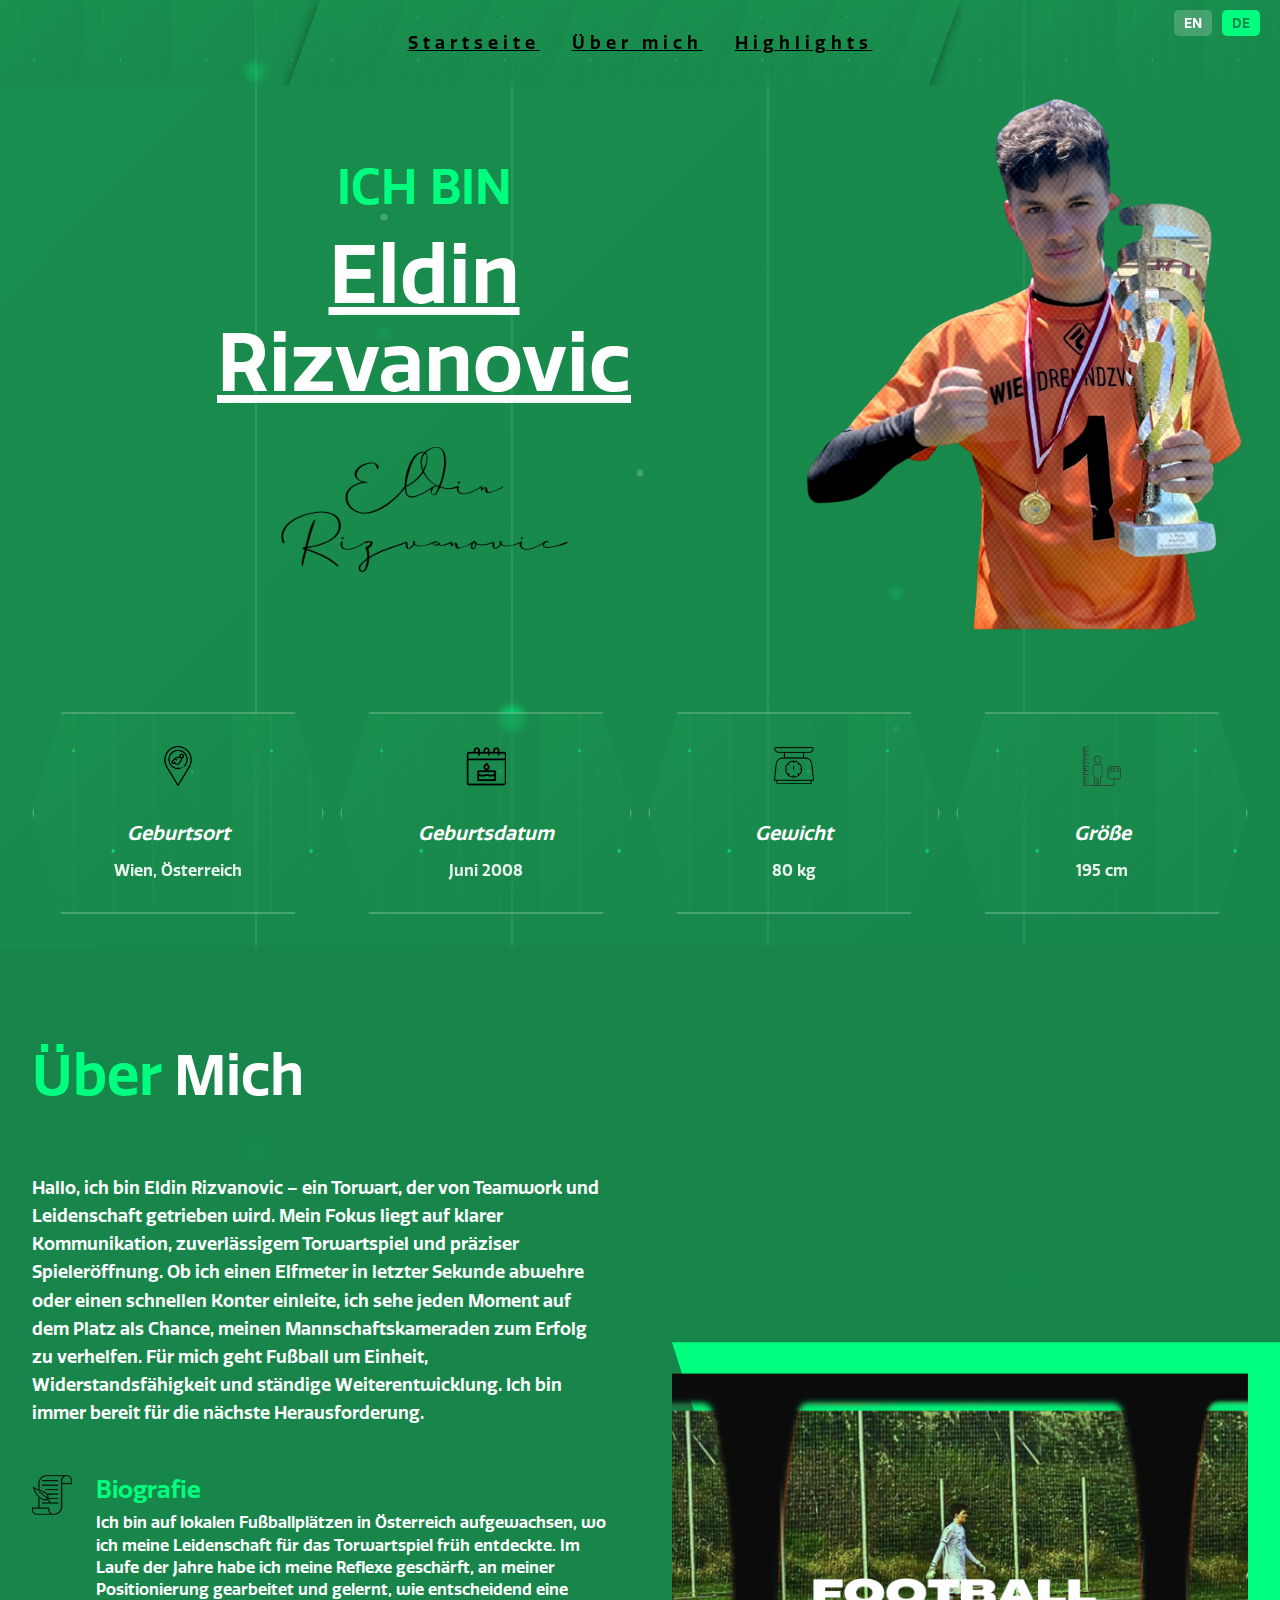
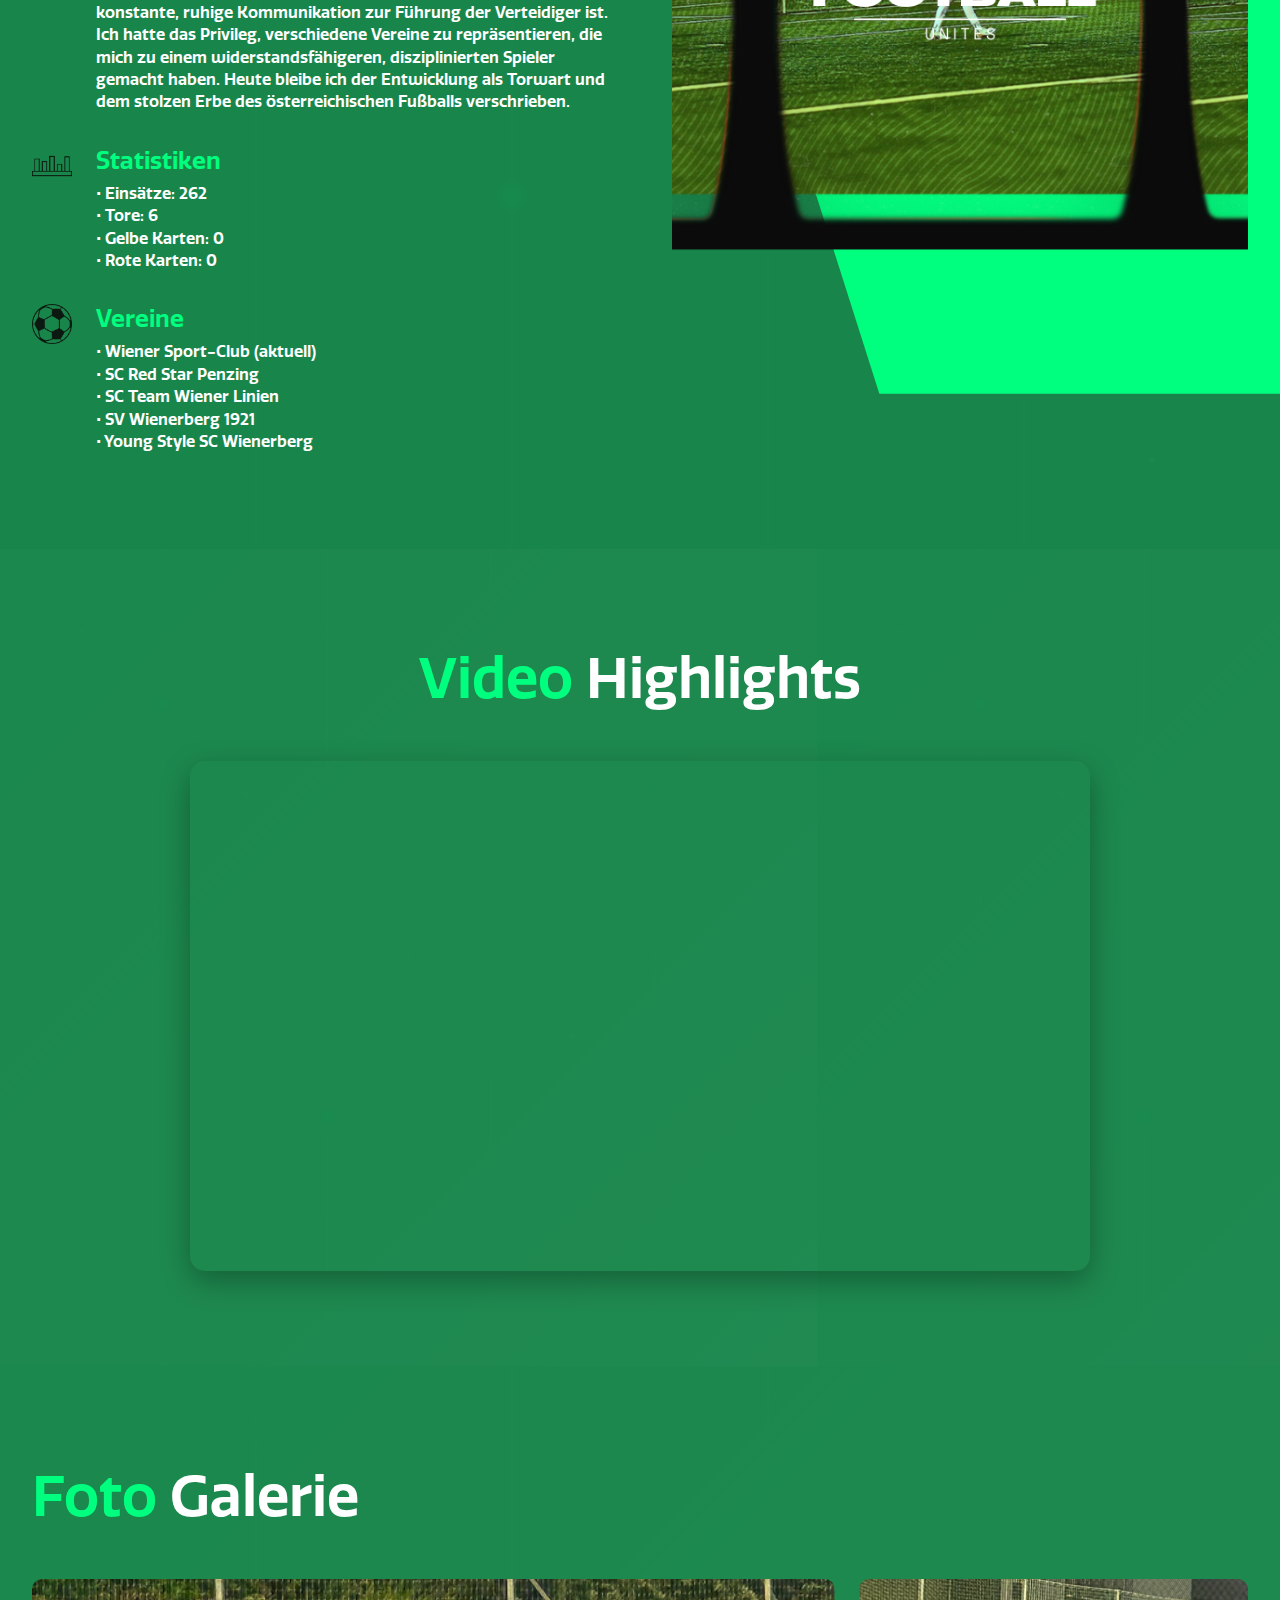
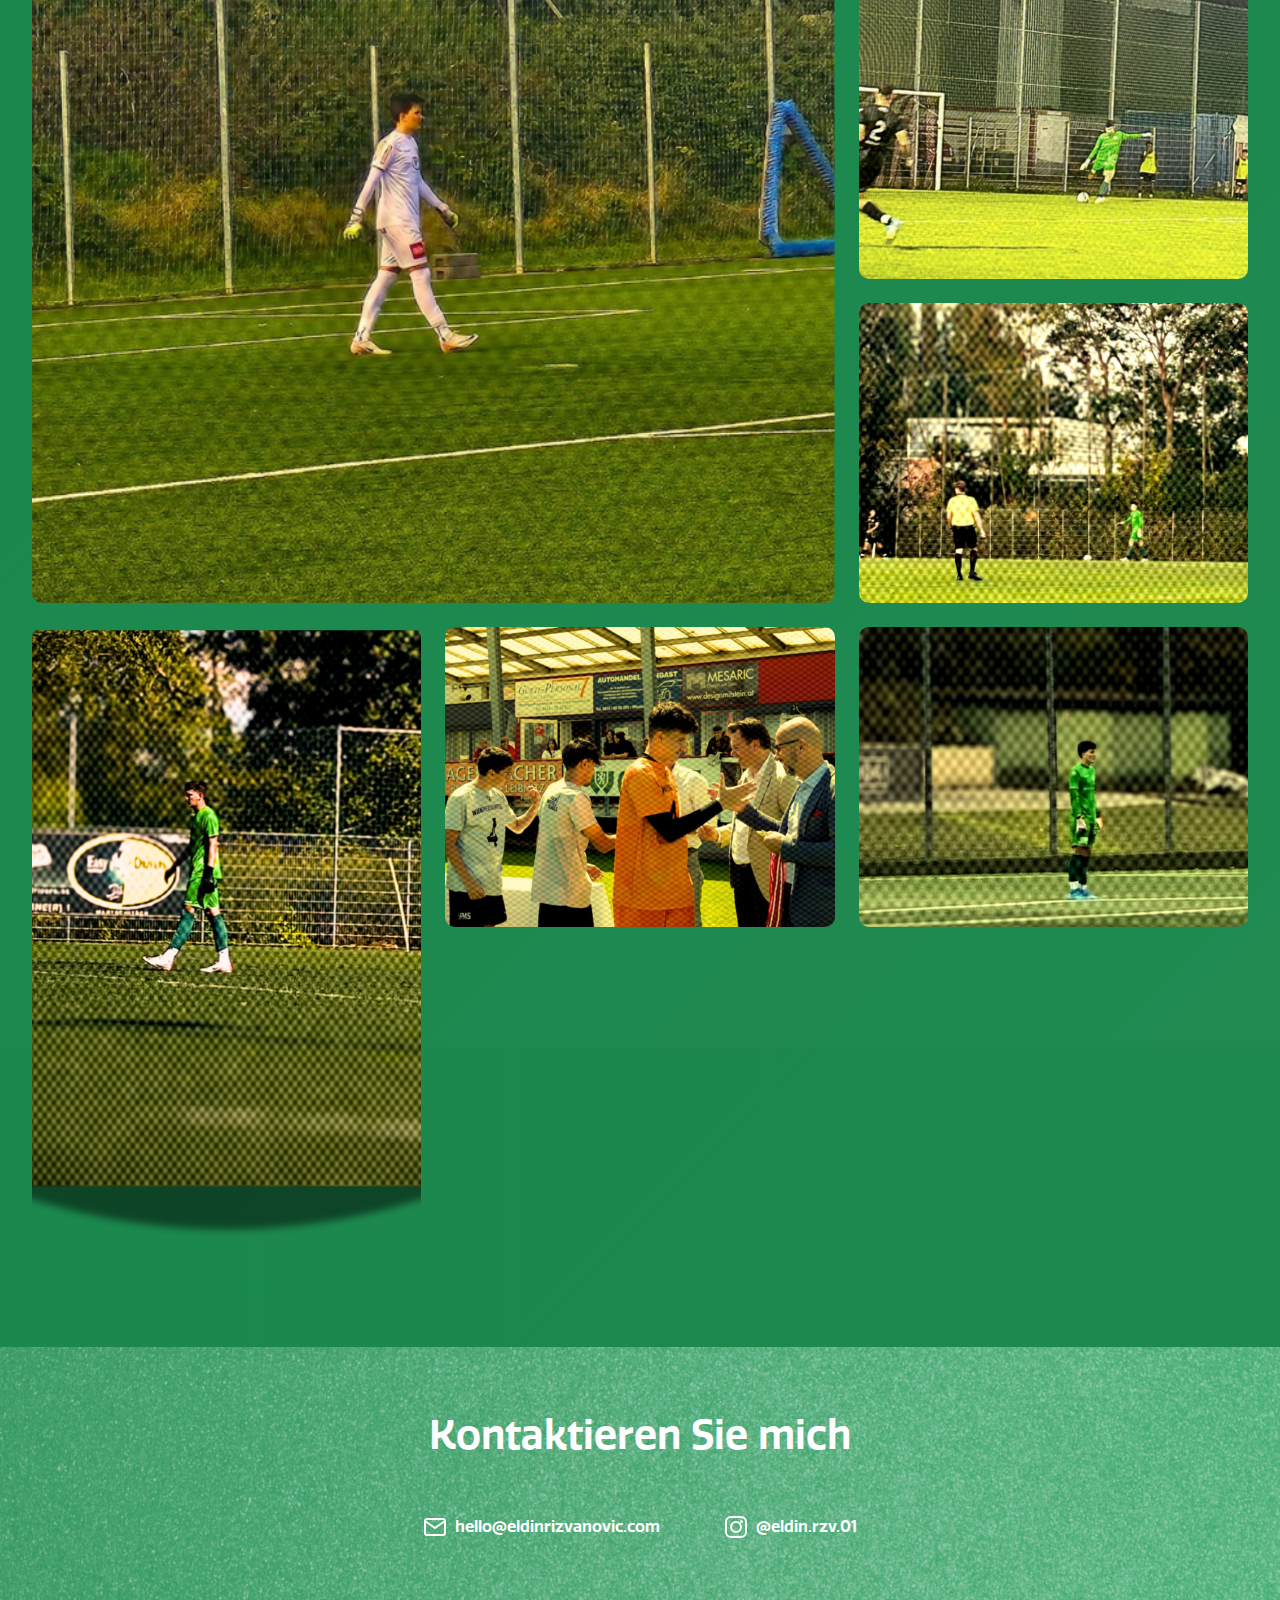
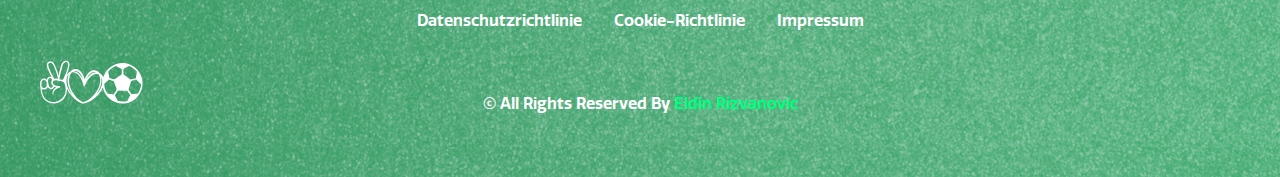
<file: index.html>
<!DOCTYPE html>
<html lang="de" id="html-root">
<head>
    <meta charset="UTF-8">
    <meta name="viewport" content="width=device-width, initial-scale=1.0">
    <title>Eldin Rizvanovic | Offizielle Seite</title>
    <link rel="stylesheet" href="css/stylesheet.css">
</head>
<body>
    <div class="language-switcher">
        <button onclick="switchLanguage('en')">EN</button>
        <button onclick="switchLanguage('de')">DE</button>
    </div>

    <nav>
        <div class="nav-container">
            <ul class="nav-links">
                <li><a href="#home" data-en="Home" data-de="Startseite">Startseite</a></li>
                <li><a href="#about" data-en="About" data-de="Über mich">Über mich</a></li>
                <li><a href="#showcase" data-en="Showcase" data-de="Highlights">Highlights</a></li>
            </ul>
        </div>
    </nav>

    <section class="hero" id="home">
        <div class="animated-background"></div>

        <div class="hero-content">
            <div class="hero-text">
                <h2 data-en="I AM" data-de="ICH BIN">ICH BIN</h2>
                <h1>Eldin<br>Rizvanovic</h1>
                <img src="assets/signature.png" alt="Signatur" class="signature">
            </div>
            <div class="hero-image">
                <img src="assets/eldin.png" alt="Eldin Rizvanovic">
            </div>
        </div>
        
        <div class="info-boxes">
            <div class="info-box pink">
                <img src="assets/icon1.png" alt="Geburtsort Icon" class="icon">
                <h3 data-en="Place of Birth" data-de="Geburtsort">Geburtsort</h3>
                <p data-en="Wien, Austria" data-de="Wien, Österreich">Wien, Österreich</p>
            </div>
            <div class="info-box purple">
                <img src="assets/icon2.png" alt="Geburtsdatum Icon" class="icon">
                <h3 data-en="Date of Birth" data-de="Geburtsdatum">Geburtsdatum</h3>
                <p>Juni 2008</p>
            </div>
            <div class="info-box magenta">
                <img src="assets/icon3.png" alt="Gewicht Icon" class="icon">
                <h3 data-en="Weight" data-de="Gewicht">Gewicht</h3>
                <p>80 kg</p>
            </div>
            <div class="info-box orange">
                <img src="assets/icon4.png" alt="Höhe Icon" class="icon">
                <h3 data-en="Height" data-de="Größe">Größe</h3>
                <p>195 cm</p>
            </div>
        </div>
    </section>

    <section class="about" id="about">
        <div class="about-container">
            <div class="about-header">
                <h2><span class="green" data-en="About" data-de="Über">Über</span> <span data-en="Me" data-de="Mich">Mich</span></h2>
            </div>
            
            <div class="about-content">
                <div class="about-text">
                    <p class="main-text" data-en="Hi, I'm Eldin Rizvanovic—a goalkeeper driven by teamwork and dedication. My focus lies in clear communication, reliable shot-stopping, and precise distribution. Whether I'm saving a last-minute penalty or setting up a quick counterattack, I treat every moment on the pitch as an opportunity to help my teammates excel. For me, football is about unity, resilience, and constantly pushing to improve. I'm always ready for the next challenge." data-de="Hallo, ich bin Eldin Rizvanovic – ein Torwart, der von Teamwork und Leidenschaft getrieben wird. Mein Fokus liegt auf klarer Kommunikation, zuverlässigem Torwartspiel und präziser Spieleröffnung. Ob ich einen Elfmeter in letzter Sekunde abwehre oder einen schnellen Konter einleite, ich sehe jeden Moment auf dem Platz als Chance, meinen Mannschaftskameraden zum Erfolg zu verhelfen. Für mich geht Fußball um Einheit, Widerstandsfähigkeit und ständige Weiterentwicklung. Ich bin immer bereit für die nächste Herausforderung.">
                    Hallo, ich bin Eldin Rizvanovic – ein Torwart, der von Teamwork und Leidenschaft getrieben wird. Mein Fokus liegt auf klarer Kommunikation, zuverlässigem Torwartspiel und präziser Spieleröffnung. Ob ich einen Elfmeter in letzter Sekunde abwehre oder einen schnellen Konter einleite, ich sehe jeden Moment auf dem Platz als Chance, meinen Mannschaftskameraden zum Erfolg zu verhelfen. Für mich geht Fußball um Einheit, Widerstandsfähigkeit und ständige Weiterentwicklung. Ich bin immer bereit für die nächste Herausforderung.
                    </p>
                    
                    <div class="info-section">
                        <div class="info-item">
                            <div class="icon-wrapper">
                                <img src="assets/biography-icon.png" alt="Biografie Icon" class="info-icon">
                            </div>
                            <div class="info-content">
                                <h3 data-en="Biography" data-de="Biografie">Biografie</h3>
                                <p data-en="I grew up playing on local pitches in Austria, where I discovered my passion for goalkeeping early on. Over the years, I've honed my reflexes, worked on my positioning, and learned how crucial it is to guide defenders through constant, calm communication. I've had the privilege to represent several clubs, each one helping me become a more resilient, disciplined player. Today, I remain dedicated to evolving as a goalkeeper and contributing to the proud tradition of Austrian football." data-de="Ich bin auf lokalen Fußballplätzen in Österreich aufgewachsen, wo ich meine Leidenschaft für das Torwartspiel früh entdeckte. Im Laufe der Jahre habe ich meine Reflexe geschärft, an meiner Positionierung gearbeitet und gelernt, wie entscheidend eine konstante, ruhige Kommunikation zur Führung der Verteidiger ist. Ich hatte das Privileg, verschiedene Vereine zu repräsentieren, die mich zu einem widerstandsfähigeren, disziplinierten Spieler gemacht haben. Heute bleibe ich der Entwicklung als Torwart und dem stolzen Erbe des österreichischen Fußballs verschrieben.">
                                Ich bin auf lokalen Fußballplätzen in Österreich aufgewachsen, wo ich meine Leidenschaft für das Torwartspiel früh entdeckte. Im Laufe der Jahre habe ich meine Reflexe geschärft, an meiner Positionierung gearbeitet und gelernt, wie entscheidend eine konstante, ruhige Kommunikation zur Führung der Verteidiger ist. Ich hatte das Privileg, verschiedene Vereine zu repräsentieren, die mich zu einem widerstandsfähigeren, disziplinierten Spieler gemacht haben. Heute bleibe ich der Entwicklung als Torwart und dem stolzen Erbe des österreichischen Fußballs verschrieben.
                                </p>
                            </div>
                        </div>
                        
                        <div class="info-item">
                            <div class="icon-wrapper">
                                <img src="assets/stats-icon.png" alt="Statistiken Icon" class="info-icon">
                            </div>
                            <div class="info-content">
                                <h3 data-en="Stats" data-de="Statistiken">Statistiken</h3>
                                <p data-en="• Appearances: 262<br>• Goals: 6<br>• Yellow Cards: 0<br>• Red Cards: 0" 
                                   data-de="• Einsätze: 262<br>• Tore: 6<br>• Gelbe Karten: 0<br>• Rote Karten: 0">
                                    • Einsätze: 262<br>
                                    • Tore: 6<br>
                                    • Gelbe Karten: 0<br>
                                    • Rote Karten: 0
                                </p>
                            </div>
                            
                        </div>
                        
                        <div class="info-item">
                            <div class="icon-wrapper">
                                <img src="assets/history-icon.png" alt="Vereine Icon" class="info-icon">
                            </div>
                            <div class="info-content">
                                <h3 data-en="Clubs" data-de="Vereine">Vereine</h3>
                                <p data-en="• Wiener Sport-Club (current)<br>• SC Red Star Penzing<br>• SC Team Wiener Linien<br>• SV Wienerberg 1921<br>• Young Style SC Wienerberg" data-de="• Wiener Sport-Club (aktuell)<br>• SC Red Star Penzing<br>• SC Team Wiener Linien<br>• SV Wienerberg 1921<br>• Young Style SC Wienerberg">• Wiener Sport-Club (aktuell)<br>• SC Red Star Penzing<br>• SC Team Wiener Linien<br>• SV Wienerberg 1921<br>• Young Style SC Wienerberg</p>
                            </div>
                        </div>
                    </div>
                </div>
                
                <div class="about-image">
                    <img src="assets/1.png" alt="Spieler Bild">
                </div>
            </div>
        </div>
    </section>

    <section class="video-section" id="showcase">
        <div class="video-container">
            <h2><span class="green" data-en="Video" data-de="Video">Video</span> <span data-en="Highlights" data-de="Highlights">Highlights</span></h2>
            <div class="video-wrapper">
                <div style="padding:56.6% 0 0 0;position:relative;">
                    <iframe 
                        src="https://player.vimeo.com/video/1047826710?h=df13244705&amp;badge=0&amp;autopause=0&amp;player_id=0&amp;app_id=58479" 
                        frameborder="0" 
                        allow="autoplay; fullscreen; picture-in-picture; clipboard-write; encrypted-media" 
                        style="position:absolute;top:0;left:0;width:100%;height:100%;" 
                        title="Eldin Highlights">
                    </iframe>
                </div>
            </div>
        </div>
    </section>

    <section class="gallery-section">
        <div class="gallery-container">
            <h2><span class="green" data-en="Photo" data-de="Foto">Foto</span> <span data-en="Gallery" data-de="Galerie">Galerie</span></h2>
            <div class="photo-grid">
                <div class="photo-item large">
                    <img src="assets/gallery/photo1.png" alt="Galerie Bild 1">
                </div>
                <div class="photo-item">
                    <img src="assets/gallery/photo2.png" alt="Galerie Bild 2">
                </div>
                <div class="photo-item">
                    <img src="assets/gallery/photo3.png" alt="Galerie Bild 3">
                </div>
                <div class="photo-item vertical">
                    <img src="assets/gallery/photo4.png" alt="Galerie Bild 4">
                </div>
                <div class="photo-item">
                    <img src="assets/gallery/photo5.png" alt="Galerie Bild 5">
                </div>
                <div class="photo-item">
                    <img src="assets/gallery/photo6.png" alt="Galerie Bild 6">
                </div>
            </div>
        </div>
    </section>

    <footer class="footer">
        <div class="footer-container">
            <h2 data-en="Get in touch" data-de="Kontaktieren Sie mich">Kontaktieren Sie mich</h2>
            
            <div class="social-links">
                <a href="mailto:hello@eldinrizvanovic.com" class="social-link email" aria-label="E-Mail">
                    <svg width="24" height="24" viewBox="0 0 24 24" fill="none" xmlns="http://www.w3.org/2000/svg">
                        <path d="M4 4H20C21.1 4 22 4.9 22 6V18C22 19.1 21.1 20 20 20H4C2.9 20 2 19.1 2 18V6C2 4.9 2.9 4 4 4Z" stroke="currentColor" stroke-width="2" stroke-linecap="round" stroke-linejoin="round"/>
                        <path d="M22 6L12 13L2 6" stroke="currentColor" stroke-width="2" stroke-linecap="round" stroke-linejoin="round"/>
                    </svg>
                    <span>hello@eldinrizvanovic.com</span>
                </a>
                
                <a href="https://www.instagram.com/eldin.rzv.01/" target="_blank" rel="noopener noreferrer" class="social-link instagram" aria-label="Instagram">
                    <svg width="24" height="24" viewBox="0 0 24 24" fill="none" xmlns="http://www.w3.org/2000/svg">
                        <rect x="2" y="2" width="20" height="20" rx="5" stroke="currentColor" stroke-width="2"/>
                        <circle cx="12" cy="12" r="5" stroke="currentColor" stroke-width="2"/>
                        <circle cx="17.5" cy="6.5" r="1.5" fill="currentColor"/>
                    </svg>
                    <span>@eldin.rzv.01</span>
                </a>
            </div>
    
            <div class="legal-links">
                <a href="/privacy-policy" data-en="Privacy Policy" data-de="Datenschutzrichtlinie">Datenschutzrichtlinie</a>
                <a href="/cookie-policy" data-en="Cookie Policy" data-de="Cookie-Richtlinie">Cookie-Richtlinie</a>
                <a href="/imprint" data-en="Imprint" data-de="Impressum">Impressum</a>
            </div>
    
            <div class="copyright">
                <p>© All Rights Reserved By <a href="/" class="brand">Eldin Rizvanovic</a></p>
            </div>
        </div>
    </footer>

    <script src="js/main.js"></script>
</body>
</html>
</file>
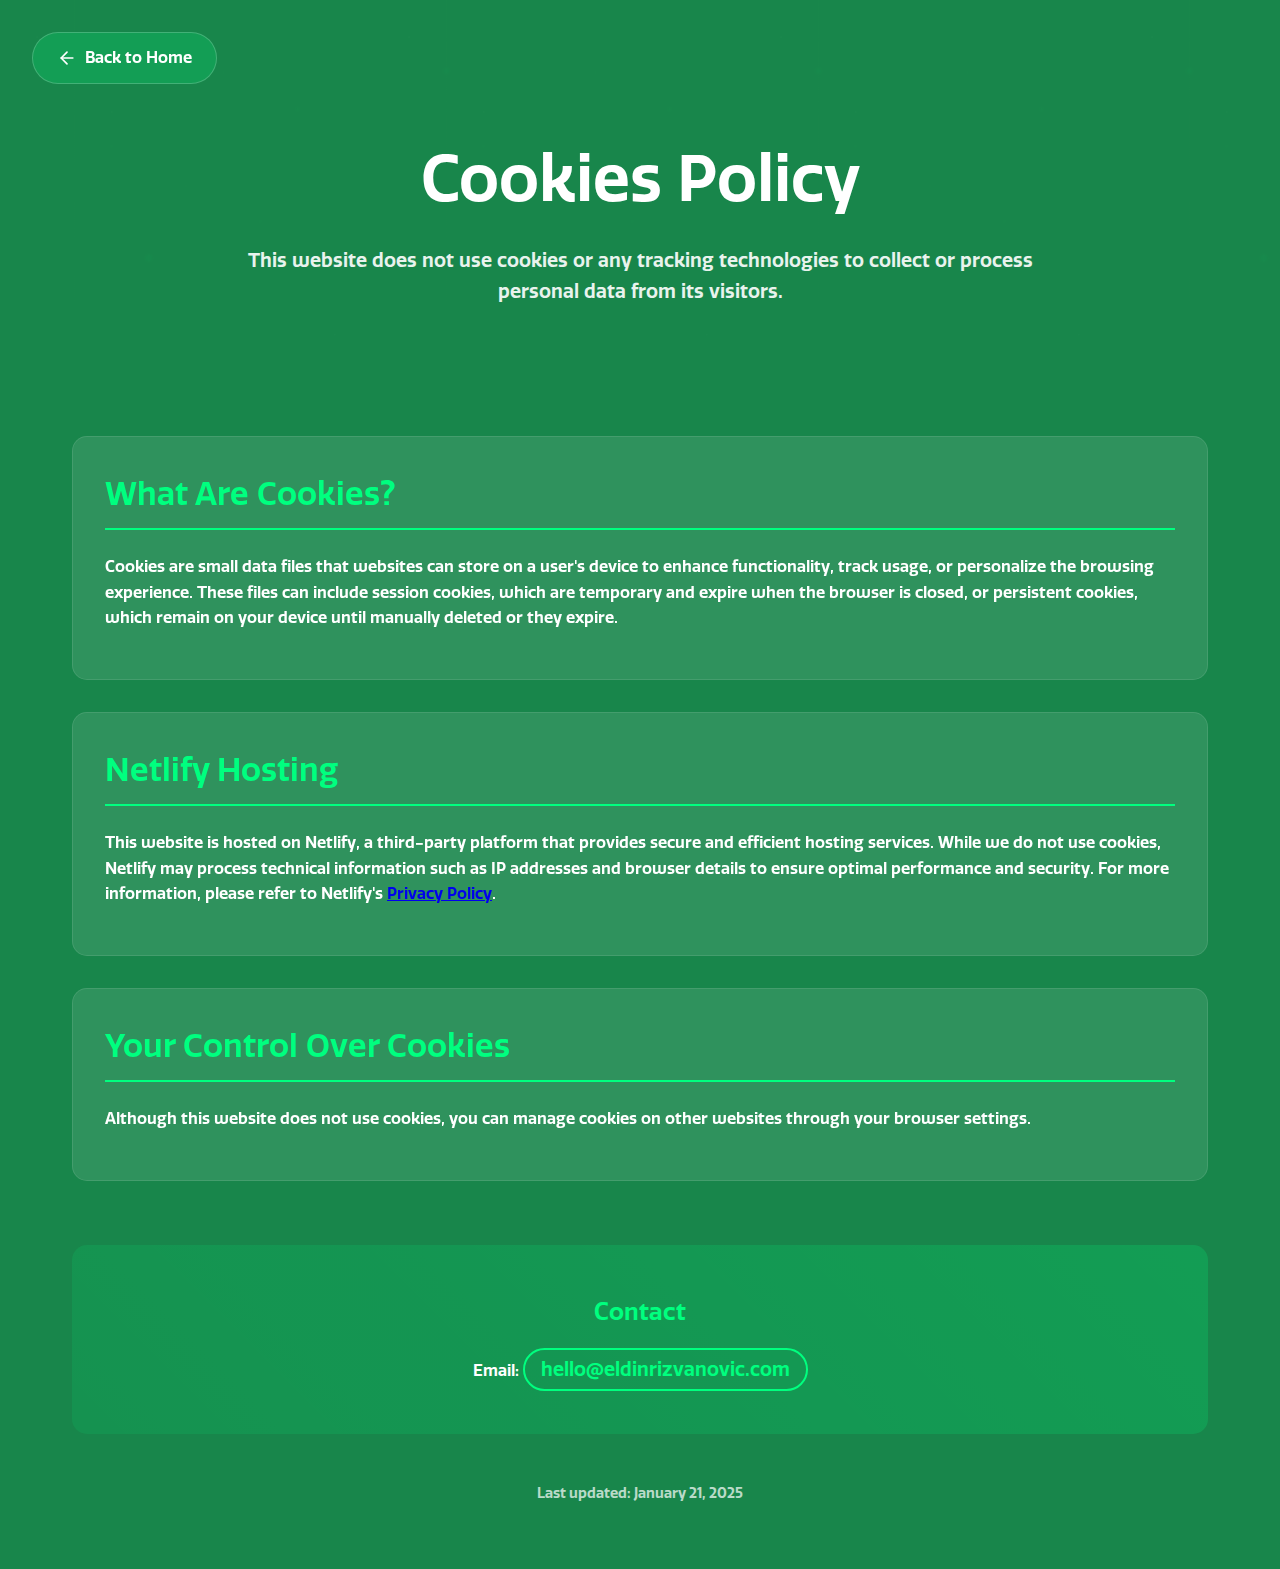
<file: cookie-policy.html>
<!DOCTYPE html>
<html lang="en">
<head>
    <meta charset="UTF-8">
    <meta name="viewport" content="width=device-width, initial-scale=1.0">
    <title>Cookies Policy</title>
    <style>
        * {
            margin: 0;
            padding: 0;
            box-sizing: border-box;
        }

        @font-face {
            font-family: 'Quatro SemiBold';
            src: url('../assets/fonts/QuatroSemiBold.otf') format('opentype');
        }

        body {
            background-color: #18864B;
            color: white;
            font-family: 'Quatro SemiBold', sans-serif;
            line-height: 1.6;
        }

        .cookie-header {
            background-image: url('/assets/background.svg');
            padding: 8rem 2rem 4rem;
            text-align: center;
            position: relative;
            overflow: hidden;
        }

        .cookie-header::before {
            content: '';
            position: absolute;
            top: 0;
            left: 0;
            right: 0;
            bottom: 0;
            background-color: rgba(24, 134, 75, 0.95);
            z-index: 1;
        }

        .cookie-header h1 {
            font-size: clamp(2.5rem, 5vw, 4rem);
            margin-bottom: 1rem;
            position: relative;
            z-index: 2;
        }

        .cookie-header p {
            font-size: clamp(1rem, 2vw, 1.2rem);
            max-width: 800px;
            margin: 0 auto;
            position: relative;
            z-index: 2;
            opacity: 0.9;
        }

        .cookie-content {
            max-width: 1200px;
            margin: 0 auto;
            padding: 4rem 2rem;
        }

        .cookie-section {
            background: rgba(255, 255, 255, 0.1);
            margin-bottom: 2rem;
            border-radius: 15px;
            padding: 2rem;
            backdrop-filter: blur(10px);
            border: 1px solid rgba(255, 255, 255, 0.1);
            transition: transform 0.3s ease;
        }

        .cookie-section:hover {
            transform: translateY(-5px);
        }

        .cookie-section h2 {
            color: #00FF7F;
            font-size: clamp(1.5rem, 3vw, 2rem);
            margin-bottom: 1.5rem;
            padding-bottom: 0.5rem;
            border-bottom: 2px solid #00FF7F;
        }

        .cookie-section p {
            margin-bottom: 1rem;
        }

        .contact-section {
            text-align: center;
            margin-top: 4rem;
            padding: 3rem;
            background: rgba(0, 255, 127, 0.1);
            border-radius: 15px;
            position: relative;
        }

        .contact-section::before {
            content: '';
            position: absolute;
            top: 0;
            left: 0;
            right: 0;
            bottom: 0;
            border-radius: 15px;
            background: linear-gradient(45deg, transparent, rgba(0, 255, 127, 0.1));
            z-index: -1;
        }

        .contact-section h2 {
            color: #00FF7F;
            margin-bottom: 1.5rem;
        }

        .email-link {
            color: #00FF7F;
            text-decoration: none;
            font-size: 1.2rem;
            padding: 0.5rem 1rem;
            border: 2px solid #00FF7F;
            border-radius: 30px;
            transition: all 0.3s ease;
        }

        .email-link:hover {
            background: #00FF7F;
            color: #18864B;
        }

        .last-updated {
            text-align: center;
            margin-top: 3rem;
            opacity: 0.7;
            font-size: 0.9rem;
        }

        .back-to-home {
            position: fixed;
            top: 2rem;
            left: 2rem;
            z-index: 100;
            color: white;
            text-decoration: none;
            display: flex;
            align-items: center;
            gap: 0.5rem;
            padding: 0.75rem 1.5rem;
            background: rgba(0, 255, 127, 0.2);
            border: 1px solid rgba(255, 255, 255, 0.2);
            border-radius: 30px;
            backdrop-filter: blur(10px);
            transition: all 0.3s ease;
        }

        .back-to-home:hover {
            background: rgba(0, 255, 127, 0.3);
            transform: translateX(5px);
        }

        .back-to-home svg {
            width: 20px;
            height: 20px;
        }

        @media (max-width: 576px) {
            .back-to-home {
                top: 1rem;
                left: 1rem;
                padding: 0.5rem 1rem;
                font-size: 0.9rem;
            }
        }
    </style>
</head>
<body>
    <a href="/" class="back-to-home">
        <svg viewBox="0 0 24 24" fill="none" stroke="currentColor" stroke-width="2" stroke-linecap="round" stroke-linejoin="round">
            <path d="M19 12H5"/>
            <path d="M12 19l-7-7 7-7"/>
        </svg>
        Back to Home
    </a>

    <header class="cookie-header">
        <h1>Cookies Policy</h1>
        <p>This website does not use cookies or any tracking technologies to collect or process personal data from its visitors.</p>
    </header>

    <main class="cookie-content">
        <div class="cookie-section">
            <h2>What Are Cookies?</h2>
            <p>Cookies are small data files that websites can store on a user's device to enhance functionality, track usage, or personalize the browsing experience. These files can include session cookies, which are temporary and expire when the browser is closed, or persistent cookies, which remain on your device until manually deleted or they expire.</p>
        </div>

        <div class="cookie-section">
            <h2>Netlify Hosting</h2>
            <p>This website is hosted on Netlify, a third-party platform that provides secure and efficient hosting services. While we do not use cookies, Netlify may process technical information such as IP addresses and browser details to ensure optimal performance and security. For more information, please refer to Netlify's <a href="https://www.netlify.com/privacy/" target="_blank">Privacy Policy</a>.</p>
        </div>

        <div class="cookie-section">
            <h2>Your Control Over Cookies</h2>
            <p>Although this website does not use cookies, you can manage cookies on other websites through your browser settings.</p>
        </div>

        <div class="contact-section">
            <h2>Contact</h2>
            <p>Email: <a href="mailto:hello@eldinrizvanovic.com" class="email-link">hello@eldinrizvanovic.com</a></p>
        </div>

        <p class="last-updated">Last updated: January 21, 2025</p>
    </main>
</body>
</html>
</file>
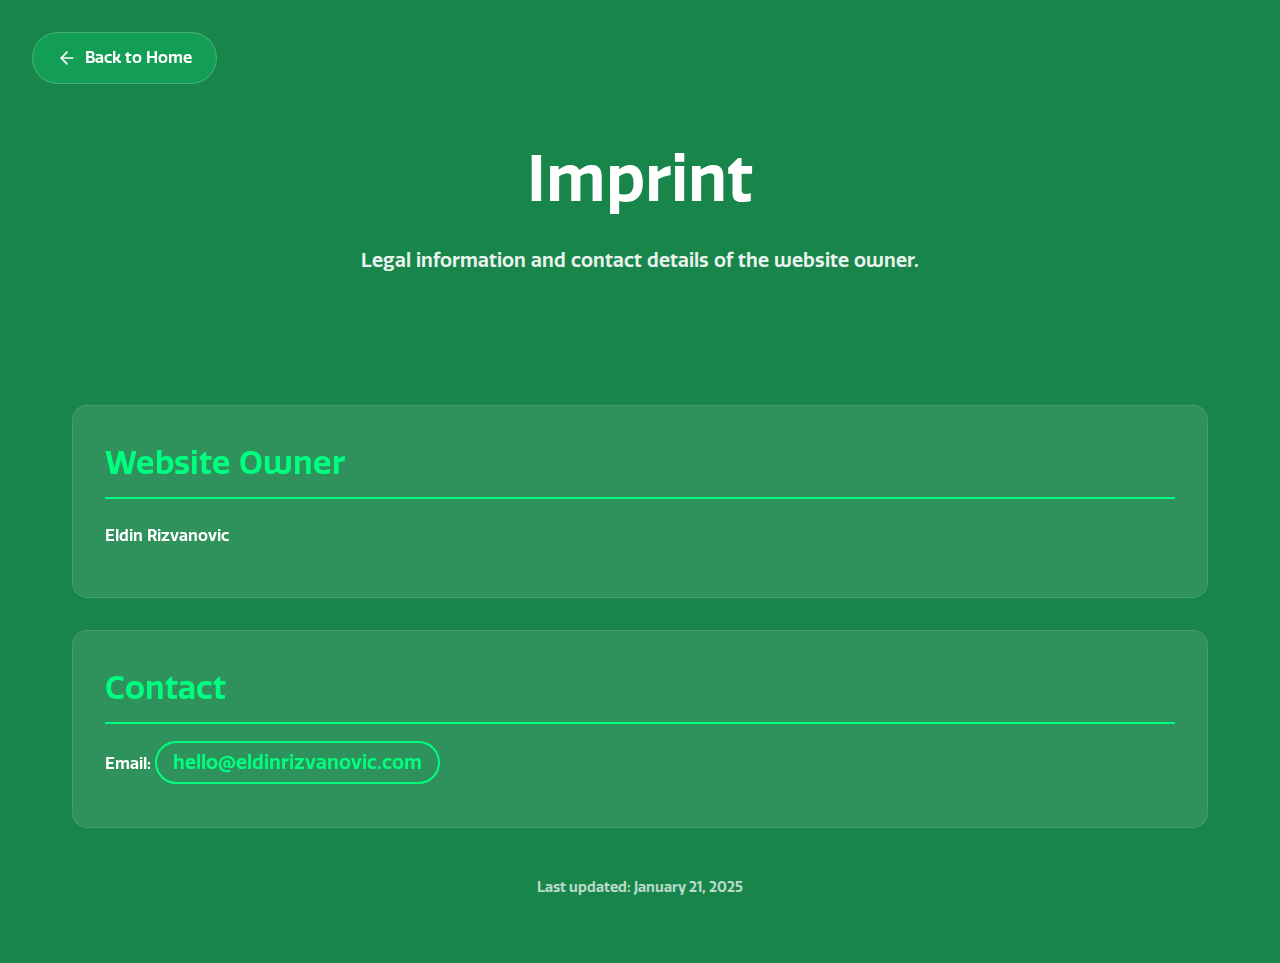
<file: imprint.html>
<!DOCTYPE html>
<html lang="en">
<head>
    <meta charset="UTF-8">
    <meta name="viewport" content="width=device-width, initial-scale=1.0">
    <title>Imprint</title>
    <style>
        * {
            margin: 0;
            padding: 0;
            box-sizing: border-box;
        }

        @font-face {
            font-family: 'Quatro SemiBold';
            src: url('../assets/fonts/QuatroSemiBold.otf') format('opentype');
        }

        body {
            background-color: #18864B;
            color: white;
            font-family: 'Quatro SemiBold', sans-serif;
            line-height: 1.6;
        }

        .imprint-header {
            background-image: url('/assets/background.svg');
            padding: 8rem 2rem 4rem;
            text-align: center;
            position: relative;
            overflow: hidden;
        }

        .imprint-header::before {
            content: '';
            position: absolute;
            top: 0;
            left: 0;
            right: 0;
            bottom: 0;
            background-color: rgba(24, 134, 75, 0.95);
            z-index: 1;
        }

        .imprint-header h1 {
            font-size: clamp(2.5rem, 5vw, 4rem);
            margin-bottom: 1rem;
            position: relative;
            z-index: 2;
        }

        .imprint-header p {
            font-size: clamp(1rem, 2vw, 1.2rem);
            max-width: 800px;
            margin: 0 auto;
            position: relative;
            z-index: 2;
            opacity: 0.9;
        }

        .imprint-content {
            max-width: 1200px;
            margin: 0 auto;
            padding: 4rem 2rem;
        }

        .imprint-section {
            background: rgba(255, 255, 255, 0.1);
            margin-bottom: 2rem;
            border-radius: 15px;
            padding: 2rem;
            backdrop-filter: blur(10px);
            border: 1px solid rgba(255, 255, 255, 0.1);
            transition: transform 0.3s ease;
        }

        .imprint-section:hover {
            transform: translateY(-5px);
        }

        .imprint-section h2 {
            color: #00FF7F;
            font-size: clamp(1.5rem, 3vw, 2rem);
            margin-bottom: 1.5rem;
            padding-bottom: 0.5rem;
            border-bottom: 2px solid #00FF7F;
        }

        .imprint-section p {
            margin-bottom: 1rem;
        }

        .contact-section {
            text-align: center;
            margin-top: 4rem;
            padding: 3rem;
            background: rgba(0, 255, 127, 0.1);
            border-radius: 15px;
            position: relative;
        }

        .contact-section::before {
            content: '';
            position: absolute;
            top: 0;
            left: 0;
            right: 0;
            bottom: 0;
            border-radius: 15px;
            background: linear-gradient(45deg, transparent, rgba(0, 255, 127, 0.1));
            z-index: -1;
        }

        .contact-section h2 {
            color: #00FF7F;
            margin-bottom: 1.5rem;
        }

        .email-link {
            color: #00FF7F;
            text-decoration: none;
            font-size: 1.2rem;
            padding: 0.5rem 1rem;
            border: 2px solid #00FF7F;
            border-radius: 30px;
            transition: all 0.3s ease;
        }

        .email-link:hover {
            background: #00FF7F;
            color: #18864B;
        }

        .last-updated {
            text-align: center;
            margin-top: 3rem;
            opacity: 0.7;
            font-size: 0.9rem;
        }

        .back-to-home {
            position: fixed;
            top: 2rem;
            left: 2rem;
            z-index: 100;
            color: white;
            text-decoration: none;
            display: flex;
            align-items: center;
            gap: 0.5rem;
            padding: 0.75rem 1.5rem;
            background: rgba(0, 255, 127, 0.2);
            border: 1px solid rgba(255, 255, 255, 0.2);
            border-radius: 30px;
            backdrop-filter: blur(10px);
            transition: all 0.3s ease;
        }

        .back-to-home:hover {
            background: rgba(0, 255, 127, 0.3);
            transform: translateX(5px);
        }

        .back-to-home svg {
            width: 20px;
            height: 20px;
        }

        @media (max-width: 576px) {
            .back-to-home {
                top: 1rem;
                left: 1rem;
                padding: 0.5rem 1rem;
                font-size: 0.9rem;
            }
        }
    </style>
</head>
<body>
    <a href="/" class="back-to-home">
        <svg viewBox="0 0 24 24" fill="none" stroke="currentColor" stroke-width="2" stroke-linecap="round" stroke-linejoin="round">
            <path d="M19 12H5"/>
            <path d="M12 19l-7-7 7-7"/>
        </svg>
        Back to Home
    </a>

    <header class="imprint-header">
        <h1>Imprint</h1>
        <p>Legal information and contact details of the website owner.</p>
    </header>

    <main class="imprint-content">
        <div class="imprint-section">
            <h2>Website Owner</h2>
            <p>Eldin Rizvanovic</p>
        </div>

        <div class="imprint-section">
            <h2>Contact</h2>
            <p>Email: <a href="mailto:hello@eldinrizvanovic.com" class="email-link">hello@eldinrizvanovic.com</a></p>
        </div>

        <p class="last-updated">Last updated: January 21, 2025</p>
    </main>
</body>
</html>
</file>
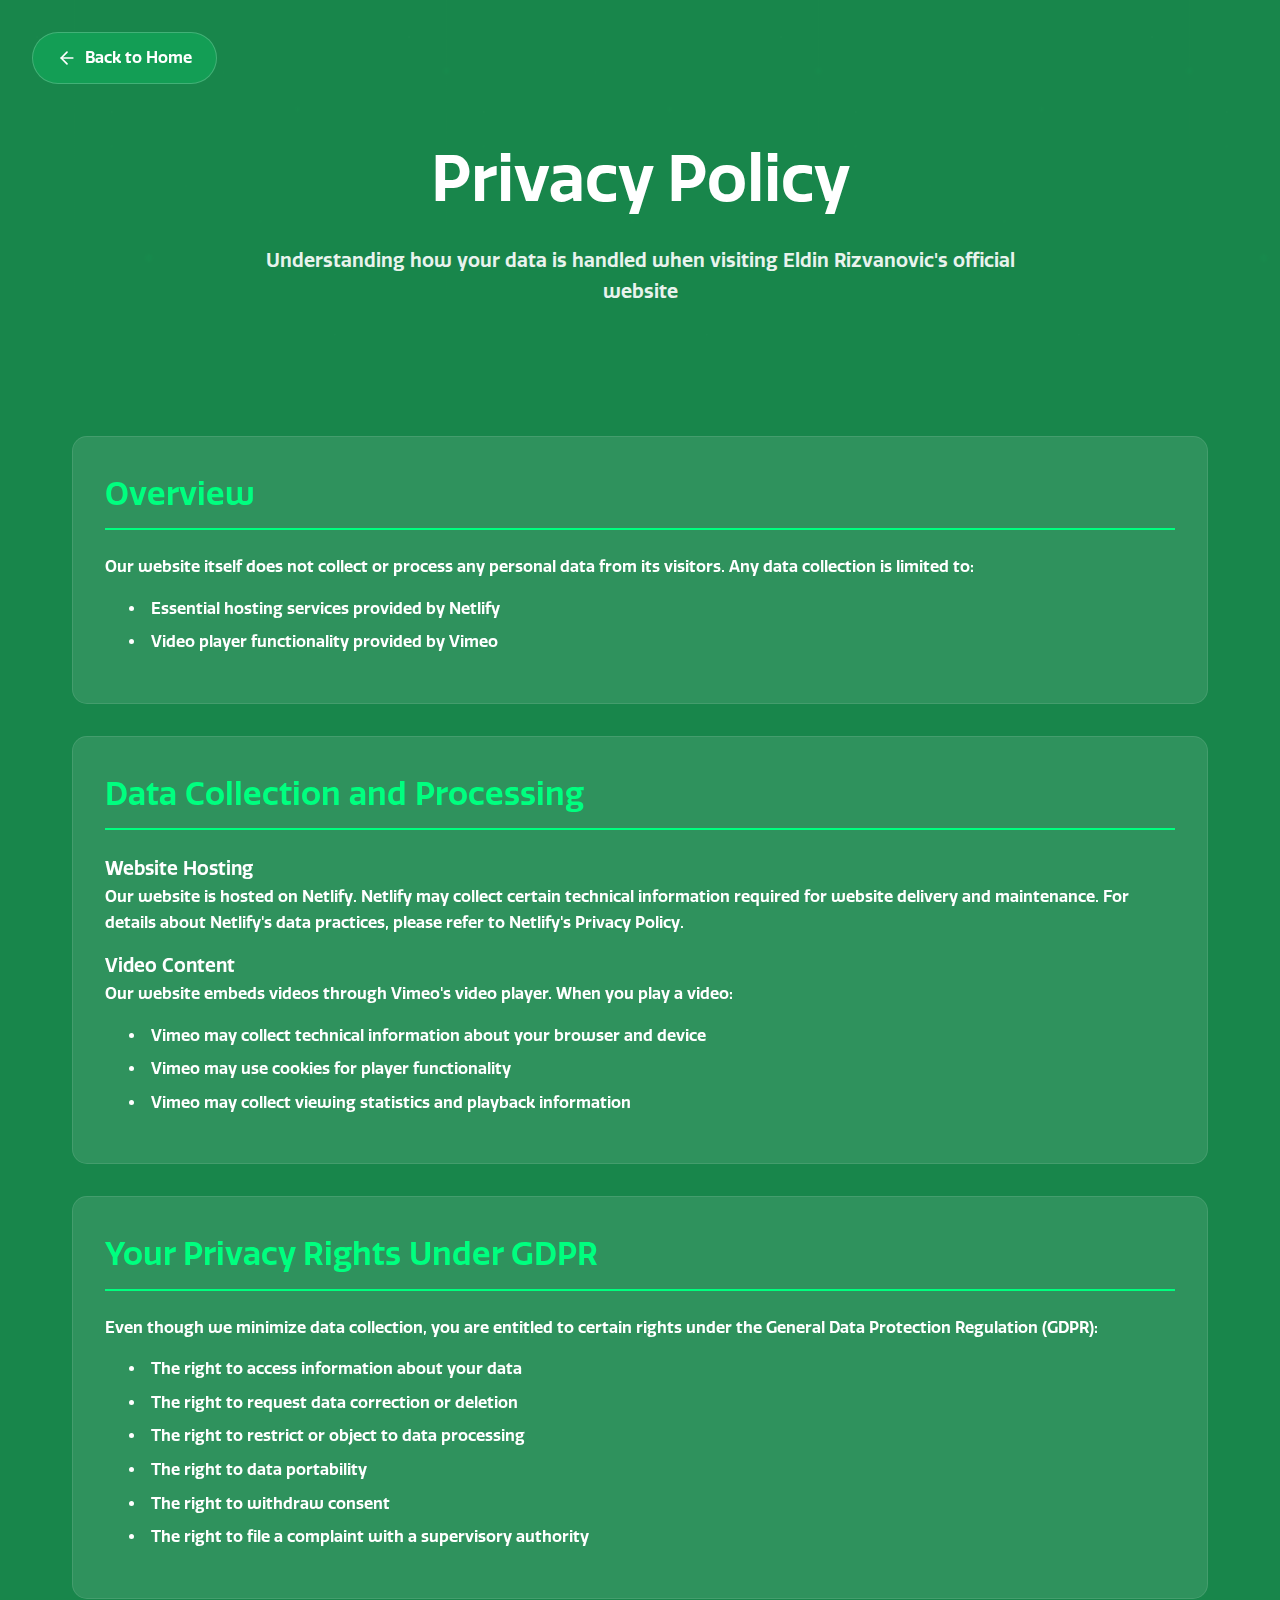
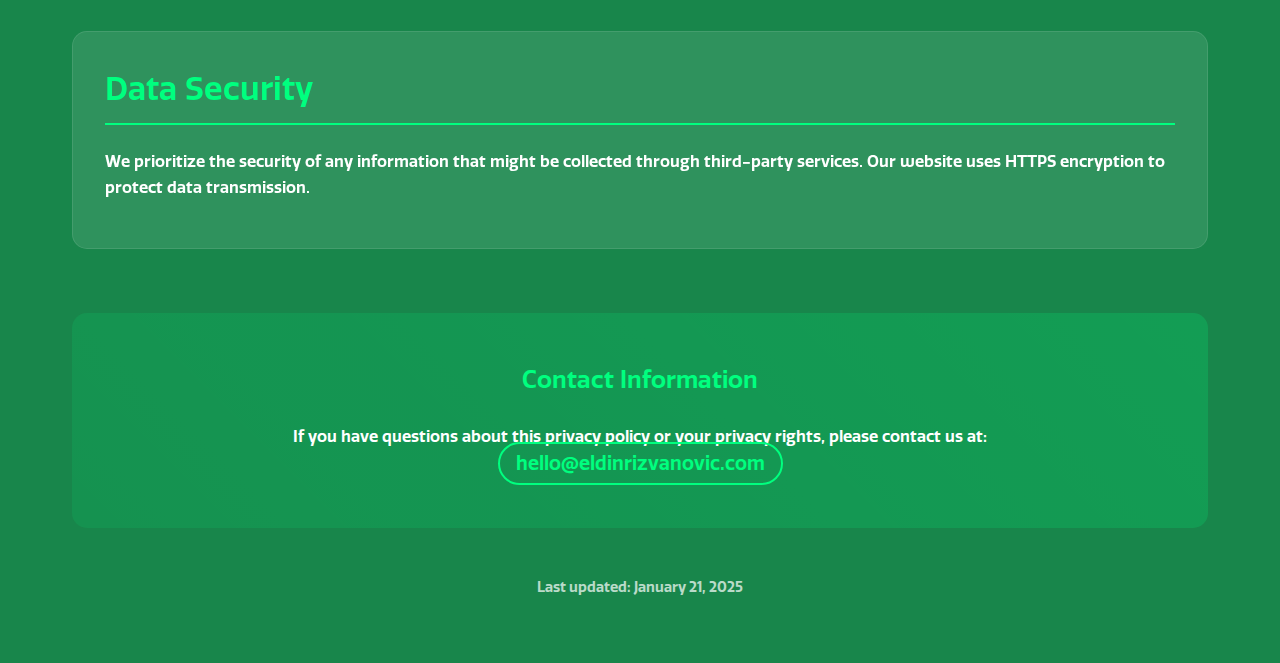
<file: privacy-policy.html>
<!DOCTYPE html>
<html lang="en">
<head>
    <meta charset="UTF-8">
    <meta name="viewport" content="width=device-width, initial-scale=1.0">
    <title>Privacy Policy | Eldin Rizvanovic</title>
    <style>
        * {
            margin: 0;
            padding: 0;
            box-sizing: border-box;
        }

        @font-face {
            font-family: 'Quatro SemiBold';
            src: url('../assets/fonts/QuatroSemiBold.otf') format('opentype');
        }

        body {
            background-color: #18864B;
            color: white;
            font-family: 'Quatro SemiBold', sans-serif;
            line-height: 1.6;
        }

        .privacy-header {
            background-image: url('/assets/background.svg');
            padding: 8rem 2rem 4rem;
            text-align: center;
            position: relative;
            overflow: hidden;
        }

        .privacy-header::before {
            content: '';
            position: absolute;
            top: 0;
            left: 0;
            right: 0;
            bottom: 0;
            background-color: rgba(24, 134, 75, 0.95);
            z-index: 1;
        }

        .privacy-header h1 {
            font-size: clamp(2.5rem, 5vw, 4rem);
            margin-bottom: 1rem;
            position: relative;
            z-index: 2;
        }

        .privacy-header p {
            font-size: clamp(1rem, 2vw, 1.2rem);
            max-width: 800px;
            margin: 0 auto;
            position: relative;
            z-index: 2;
            opacity: 0.9;
        }

        .privacy-content {
            max-width: 1200px;
            margin: 0 auto;
            padding: 4rem 2rem;
        }

        .privacy-section {
            background: rgba(255, 255, 255, 0.1);
            margin-bottom: 2rem;
            border-radius: 15px;
            padding: 2rem;
            backdrop-filter: blur(10px);
            border: 1px solid rgba(255, 255, 255, 0.1);
            transition: transform 0.3s ease;
        }

        .privacy-section:hover {
            transform: translateY(-5px);
        }

        .privacy-section h2 {
            color: #00FF7F;
            font-size: clamp(1.5rem, 3vw, 2rem);
            margin-bottom: 1.5rem;
            padding-bottom: 0.5rem;
            border-bottom: 2px solid #00FF7F;
        }

        .privacy-section p, .privacy-section ul {
            margin-bottom: 1rem;
        }

        .privacy-section ul {
            list-style-position: inside;
            padding-left: 1.5rem;
        }

        .privacy-section li {
            margin-bottom: 0.5rem;
        }

        .contact-section {
            text-align: center;
            margin-top: 4rem;
            padding: 3rem;
            background: rgba(0, 255, 127, 0.1);
            border-radius: 15px;
            position: relative;
        }

        .contact-section::before {
            content: '';
            position: absolute;
            top: 0;
            left: 0;
            right: 0;
            bottom: 0;
            border-radius: 15px;
            background: linear-gradient(45deg, transparent, rgba(0, 255, 127, 0.1));
            z-index: -1;
        }

        .contact-section h2 {
            color: #00FF7F;
            margin-bottom: 1.5rem;
        }

        .email-link {
            color: #00FF7F;
            text-decoration: none;
            font-size: 1.2rem;
            padding: 0.5rem 1rem;
            border: 2px solid #00FF7F;
            border-radius: 30px;
            transition: all 0.3s ease;
        }

        .email-link:hover {
            background: #00FF7F;
            color: #18864B;
        }

        .last-updated {
            text-align: center;
            margin-top: 3rem;
            opacity: 0.7;
            font-size: 0.9rem;
        }

        @media (max-width: 768px) {
            .privacy-section {
                padding: 1.5rem;
            }

            .contact-section {
                padding: 2rem 1rem;
            }

            .privacy-content {
                padding: 2rem 1rem;
            }
        }

        .back-to-home {
            position: fixed;
            top: 2rem;
            left: 2rem;
            z-index: 100;
            color: white;
            text-decoration: none;
            display: flex;
            align-items: center;
            gap: 0.5rem;
            padding: 0.75rem 1.5rem;
            background: rgba(0, 255, 127, 0.2);
            border: 1px solid rgba(255, 255, 255, 0.2);
            border-radius: 30px;
            backdrop-filter: blur(10px);
            transition: all 0.3s ease;
        }

        .back-to-home:hover {
            background: rgba(0, 255, 127, 0.3);
            transform: translateX(5px);
        }

        .back-to-home svg {
            width: 20px;
            height: 20px;
        }

        @media (max-width: 576px) {
            .back-to-home {
                top: 1rem;
                left: 1rem;
                padding: 0.5rem 1rem;
                font-size: 0.9rem;
            }
        }
    </style>
</head>
<body>
    <a href="/" class="back-to-home">
        <svg viewBox="0 0 24 24" fill="none" stroke="currentColor" stroke-width="2" stroke-linecap="round" stroke-linejoin="round">
            <path d="M19 12H5"/>
            <path d="M12 19l-7-7 7-7"/>
        </svg>
        Back to Home
    </a>

    <header class="privacy-header">
        <h1>Privacy Policy</h1>
        <p>Understanding how your data is handled when visiting Eldin Rizvanovic's official website</p>
    </header>

    <main class="privacy-content">
        <div class="privacy-section">
            <h2>Overview</h2>
            <p>Our website itself does not collect or process any personal data from its visitors. Any data collection is limited to:</p>
            <ul>
                <li>Essential hosting services provided by Netlify</li>
                <li>Video player functionality provided by Vimeo</li>
            </ul>
        </div>

        <div class="privacy-section">
            <h2>Data Collection and Processing</h2>
            <h3>Website Hosting</h3>
            <p>Our website is hosted on Netlify. Netlify may collect certain technical information required for website delivery and maintenance. For details about Netlify's data practices, please refer to Netlify's Privacy Policy.</p>
            
            <h3>Video Content</h3>
            <p>Our website embeds videos through Vimeo's video player. When you play a video:</p>
            <ul>
                <li>Vimeo may collect technical information about your browser and device</li>
                <li>Vimeo may use cookies for player functionality</li>
                <li>Vimeo may collect viewing statistics and playback information</li>
            </ul>
        </div>

        <div class="privacy-section">
            <h2>Your Privacy Rights Under GDPR</h2>
            <p>Even though we minimize data collection, you are entitled to certain rights under the General Data Protection Regulation (GDPR):</p>
            <ul>
                <li>The right to access information about your data</li>
                <li>The right to request data correction or deletion</li>
                <li>The right to restrict or object to data processing</li>
                <li>The right to data portability</li>
                <li>The right to withdraw consent</li>
                <li>The right to file a complaint with a supervisory authority</li>
            </ul>
        </div>

        <div class="privacy-section">
            <h2>Data Security</h2>
            <p>We prioritize the security of any information that might be collected through third-party services. Our website uses HTTPS encryption to protect data transmission.</p>
        </div>

        <div class="contact-section">
            <h2>Contact Information</h2>
            <p>If you have questions about this privacy policy or your privacy rights, please contact us at:</p>
            <a href="mailto:hello@eldinrizvanovic.com" class="email-link">hello@eldinrizvanovic.com</a>
        </div>

        <p class="last-updated">Last updated: January 21, 2025</p>
    </main>
</body>
</html>
</file>
<file: css/stylesheet.css>
/* Reset default styles */
* {
    margin: 0;
    padding: 0;
    box-sizing: border-box;
}

@font-face {
    font-family: 'Quatro SemiBold';
    src: url('../assets/fonts/QuatroSemiBold.otf') format('opentype');
}
@font-face {
    font-family: 'Futura LT Pro Black';
    src: url('../assets/fonts/FuturaLTProBlack.otf') format('opentype');
}
/* Navigation styles */
nav {
    text-decoration: underline;
    background-image: url('/assets/background.svg'); 
    padding: 1rem 0;
    width: 100%;
    position: fixed;
    z-index: 100;
    overflow: hidden;
}

nav::after {
    
    content: '';
    position: absolute;
    top: 0;
    right: 0;
    left: 50%;
    width: 50%;
    height: 100%;
    background-image: url('/assets/background.svg'); 
    transform: translateX(-50%) skewX(-20deg);
    transform-origin: top center;
    box-shadow: 0 4px 10px rgba(0, 0, 0, 0.4); /* Add shadow to borders */

}

.nav-container {
    max-width: 1200px;
    margin: 0 auto;
    display: flex;
    justify-content: center;
    padding: 1rem;
    position: relative;
    z-index: 1;
}

.nav-links {
    list-style: none;
    display: flex;
    gap: 2rem;
}

.nav-links a {
    color: black;
    text-decoration: none;
    font-family: 'Quatro SemiBold', sans-serif;
    font-size: 1.1rem;
    letter-spacing: 5px;
}

/* Hero Section */
.hero {
    background-color: #18864B;
    min-height: 100vh;
    padding-top: 60px;
    color: white;
    position: relative;
    overflow: hidden;
}

.hero-content {
    max-width: 1400px;
    margin: 0 auto;
    display: flex;
    flex-direction: column;
    padding: 1rem;
    position: relative;
    z-index: 2;
}

.hero-text {
    text-align: center;
    padding: 1rem;
    order: 2;
}

.hero-text h2 {
    font-size: clamp(2rem, 5vw, 3rem);
    font-family: 'Quatro SemiBold', sans-serif;
    color: #00FF7F;
}

.hero-text h1 {
    font-size: clamp(3rem, 8vw, 5rem);
    font-family: 'Quatro SemiBold', sans-serif;
    text-decoration-skip-ink: auto;
    text-decoration: underline;
    line-height: 1.1;
    margin: 1rem 0;
}

.signature {
    width: 90%;
    max-width: 400px;
    margin: 1.5rem auto;
    display: block;
}

.hero-image {
    order: 1;
    display: flex;
    justify-content: center;
    align-items: center;
    margin-bottom: 2rem;
}

.hero-image img {
    width: 100%;
    max-width: 500px;
    height: auto;
    object-fit: contain;
    margin: 0;
    transform: none;
    position: relative;
}

/* Info Boxes */
.info-boxes {
    display: grid;
    grid-template-columns: 1fr;
    gap: 1rem;
    padding: 1rem;
    max-width: 1400px;
    margin: 0 auto;
    position: relative;
    z-index: 2;
}

.info-box {
    background-image: url('/assets/background.svg');
    padding: 1.5rem;
    text-align: center;
    transition: transform 0.3s ease;
    clip-path: polygon(10% 0%, 90% 0%, 100% 50%, 90% 100%, 10% 100%, 0% 50%);
    box-shadow: 0 5px 15px rgba(0, 0, 0, 0.3);
    border: 2px solid rgba(255, 255, 255, 0.2);
}

.info-box:hover {
    transform: translateY(-3px);
}

.info-box h3 {
    margin: 0.75rem 0;
    font-style: italic;
    color: #ffffff;
    font-family: 'Quatro SemiBold', sans-serif;
    font-size: 1.1rem;
}

.info-box p {
    font-family: 'Quatro SemiBold', sans-serif;
    font-size: 0.9rem;
    opacity: 0.9;
}

.icon {
    display: inline-block;
    width: 32px;
    height: 32px;
    border-radius: 10%;
    margin-bottom: 0.75rem;
}

.animated-background {
    position: absolute;
    top: 0;
    left: 0;
    width: 100%;
    height: 100%;
    z-index: 1;
    background-image: url('/assets/background.svg');
    background-size: cover;
    background-position: center;
    pointer-events: none;
}

/* Media Queries */
@media (min-width: 768px) {
    .info-boxes {
        grid-template-columns: repeat(2, 1fr);
        padding: 1.5rem;
    }
    
    .hero-text {
        padding: 2rem;
    }
}

@media (min-width: 1024px) {
    .hero-content {
        flex-direction: row;
        justify-content: space-between;
        align-items: flex-end;
        height: calc(100vh - 280px);
        padding: 2rem;
    }

    .hero-text {
        flex: 1;
        order: 1;
        padding-left: 8rem;
        text-align: center;
    }

    .hero-image {
        flex: 1;
        order: 2;
        margin-bottom: 0;
        align-items: flex-end;
    }

    .hero-image img {
        max-height: 72vh;
        margin-right: -5rem;
        transform: scale(0.9);
        top: 40px;
    }

    .info-boxes {
        grid-template-columns: repeat(4, 1fr);
        padding: 2rem;
    }

    .info-box {
        padding: 2rem;
    }

    .icon {
        width: 40px;
        height: 40px;
        margin-bottom: 1rem;
    }

    .info-box h3 {
        font-size: 1.2rem;
        margin: 1rem 0;
    }

    .info-box p {
        font-size: 1rem;
    }
}


.about {
    background-image: url('/assets/background.svg');
    min-height: 100vh;
    padding: 6rem 2rem;
    position: relative;
    overflow: hidden;
}

.about-container {
    max-width: 1400px;
    margin: 0 auto;
    position: relative;
    z-index: 2;
}

.about-header {
    margin-bottom: 4rem;
}

.about-header h2 {
    font-family: 'Quatro SemiBold', sans-serif;
    font-size: 3.5rem;
    color: white;
}

.about-header .green {
    color: #00FF7F;
}

.about-content {
    display: flex;
    justify-content: space-between;
    align-items: center;
    gap: 4rem;
}

.about-text {
    flex: 1;
    color: white;
}

.main-text {
    font-family: 'Quatro SemiBold', sans-serif;
    font-size: 1.1rem;
    line-height: 1.6;
    margin-bottom: 3rem;
}

.info-section {
    display: flex;
    flex-direction: column;
    gap: 2rem;
}

.info-item {
    display: flex;
    align-items: flex-start;
    gap: 1.5rem;
}

.icon-wrapper {
    flex-shrink: 0;
}

.info-icon {
    width: 40px;
    height: 40px;
    filter: invert(91%) sepia(14%) saturate(1103%) hue-rotate(84deg) brightness(101%) contrast(102%);
}

.info-content h3 {
    font-family: 'Quatro SemiBold', sans-serif;
    font-size: 1.5rem;
    margin-bottom: 0.5rem;
    color: #00FF7F;
}

.info-content p {
    font-family: 'Quatro SemiBold', sans-serif;
    font-size: 1rem;
    line-height: 1.4;
}


.about {
    /* Remove any default background behavior */
    background: none;
    /* Add a solid background color first */
    background-color: #18864B;
    /* Then add the SVG background on top */
    background-image: url('/assets/background.svg');
    background-size: cover;
    background-position: center;
    background-repeat: no-repeat;
    min-height: 100vh;
    padding: 6rem 2rem;
    position: relative;
    overflow: hidden;
}

/* Add an overlay to ensure consistent coloring */
.about::before {
    content: '';
    position: absolute;
    top: 0;
    left: 0;
    right: 0;
    bottom: 0;
    background-color: rgba(24, 134, 75, 0.95); /* Same as your hero section color with slight transparency */
    z-index: 1;
}

.about-container {
    max-width: 1400px;
    margin: 0 auto;
    position: relative;
    z-index: 2; /* Ensure content stays above the overlay */
}

.about-image {
    flex: 1;
    position: relative;
}

.about-image img {
    max-width: 100%;
    height: auto;
    position: relative;
    z-index: 1;
}

.about-image::after {
    content: '';
    position: absolute;
    right: -20%;
    bottom: -20%;
    width: 120%;
    height: 120%;
    background-color: #00FF7F;
    z-index: 0;
    clip-path: polygon(0 0, 100% 0, 100% 100%, 30% 100%);
}

@media (max-width: 1024px) {
    .about-content {
        flex-direction: column;
    }
    
    .about-image {
        order: -1;
    }
    
    .about-header h2 {
        font-size: 2.5rem;
    }
}

.video-section {
    background-image: url('/assets/background.svg');
    padding: 6rem 2rem;
    position: relative;
}

.video-section::before {
    content: '';
    position: absolute;
    top: 0;
    left: 0;
    right: 0;
    bottom: 0;
    background-color: rgba(24, 134, 75, 0.95);
    z-index: 1;
}

.video-container {
    max-width: 1400px;
    margin: 0 auto;
    position: relative;
    z-index: 2;
}

.video-container h2 {
    font-family: 'Quatro SemiBold', sans-serif;
    font-size: 3.5rem;
    color: white;
    margin-bottom: 3rem;
    text-align: center;
}

.video-container .green {
    color: #00FF7F;
}

.video-wrapper {
    max-width: 900px;
    margin: 0 auto;
    border-radius: 15px;
    overflow: hidden;
    box-shadow: 0 10px 30px rgba(0, 0, 0, 0.3);
}

@media (max-width: 768px) {
    .video-section {
        padding: 4rem 1rem;
    }

    .video-container h2 {
        font-size: 2.5rem;
        margin-bottom: 2rem;
    }
}

/* Gallery Section */
.gallery-section {
    background-image: url('/assets/background.svg');
    padding: 6rem 2rem;
    position: relative;
}

.gallery-section::before {
    content: '';
    position: absolute;
    top: 0;
    left: 0;
    right: 0;
    bottom: 0;
    background-color: rgba(24, 134, 75, 0.95);
    z-index: 1;
}

.gallery-container {
    max-width: 1400px;
    margin: 0 auto;
    position: relative;
    z-index: 2;
}

.gallery-container h2 {
    font-family: 'Quatro SemiBold', sans-serif;
    font-size: 3.5rem;
    color: white;
    margin-bottom: 3rem;
}

.gallery-container .green {
    color: #00FF7F;
}

.photo-grid {
    display: grid;
    grid-template-columns: repeat(3, 1fr);
    gap: 1.5rem;
    grid-auto-rows: 300px;
}

.photo-item {
    position: relative;
    overflow: hidden;
    border-radius: 10px;
    transition: transform 0.3s ease;
}

.photo-item:hover {
    transform: scale(1.02);
}

.photo-item img {
    width: 100%;
    height: 100%;
    object-fit: cover;
}

.photo-item.large {
    grid-column: span 2;
    grid-row: span 2;
}

.photo-item.vertical {
    grid-row: span 2;
}

/* Responsive adjustments */
@media (max-width: 768px) {
    .photo-grid {
        grid-template-columns: repeat(2, 1fr);
        grid-auto-rows: 250px;
    }
    
    .photo-item.large {
        grid-column: span 1;
        grid-row: span 1;
    }
    
    .photo-item.vertical {
        grid-row: span 1;
    }
}

@media (max-width: 480px) {
    .photo-grid {
        grid-template-columns: 1fr;
        grid-auto-rows: 300px;
    }
    
    .gallery-container h2 {
        font-size: 2.5rem;
    }
}


.footer {
    background-image: url('/assets/footer.png');
        padding: 4rem 2rem;
    color: white;
    position: relative;
}

.footer-container {
    max-width: 1400px;
    margin: 0 auto;
    display: flex;
    flex-direction: column;
    align-items: center;
    gap: 2rem;
}

.footer h2 {
    font-family: 'Quatro SemiBold', sans-serif;
    font-size: 2.5rem;
    margin-bottom: 1rem;
    text-align: center;
}

.social-links {
    display: flex;
    gap: 2rem;
    align-items: center;
    flex-wrap: wrap;
    justify-content: center;
}

.social-link {
    display: flex;
    align-items: center;
    gap: 0.5rem;
    color: white;
    text-decoration: none;
    padding: 0.5rem 1rem;
    border-radius: 50px;
    transition: all 0.3s ease;
}

.social-link:hover {
    color: #00FF7F;
    transform: translateY(-2px);
}

.social-link svg {
    transition: all 0.3s ease;
}

.social-link:hover svg {
    transform: scale(1.1);
}

.social-link span {
    font-family: 'Quatro SemiBold', sans-serif;
}

.legal-links {
    display: flex;
    gap: 2rem;
    flex-wrap: wrap;
    justify-content: center;
    margin-top: 2rem;
}

.legal-links a {
    color: white;
    text-decoration: none;
    display: flex;
    align-items: center;
    gap: 0.5rem;
    font-family: 'Quatro SemiBold', sans-serif;
    transition: color 0.3s ease;
}

.legal-links a:hover {
    color: #00FF7F;
}

.copyright {
    margin-top: 2rem;
    text-align: center;
    font-family: 'Quatro SemiBold', sans-serif;
}

.copyright .brand {
    color: #00FF7F;
    text-decoration: none;
}

/* Language Switcher Styles */
.language-switcher {
    position: fixed;
    top: 10px;
    right: 20px;
    z-index: 1000;
    display: flex;
    gap: 10px;
}

.language-switcher button {
    background-color: rgba(255, 255, 255, 0.2);
    border: none;
    color: white;
    padding: 5px 10px;
    cursor: pointer;
    font-family: 'Quatro SemiBold', sans-serif;
    transition: background-color 0.3s ease;
    border-radius: 5px;
}

.language-switcher button:hover,
.language-switcher button.active {
    background-color: #00FF7F;
    color: #18864B;
}

/* Responsive adjustments */
@media (max-width: 768px) {
    .social-links {
        flex-direction: column;
        gap: 1rem;
    }

    .legal-links {
        flex-direction: column;
        align-items: center;
        gap: 1rem;
    }

    .footer h2 {
        font-size: 2rem;
    }
}
</file>
